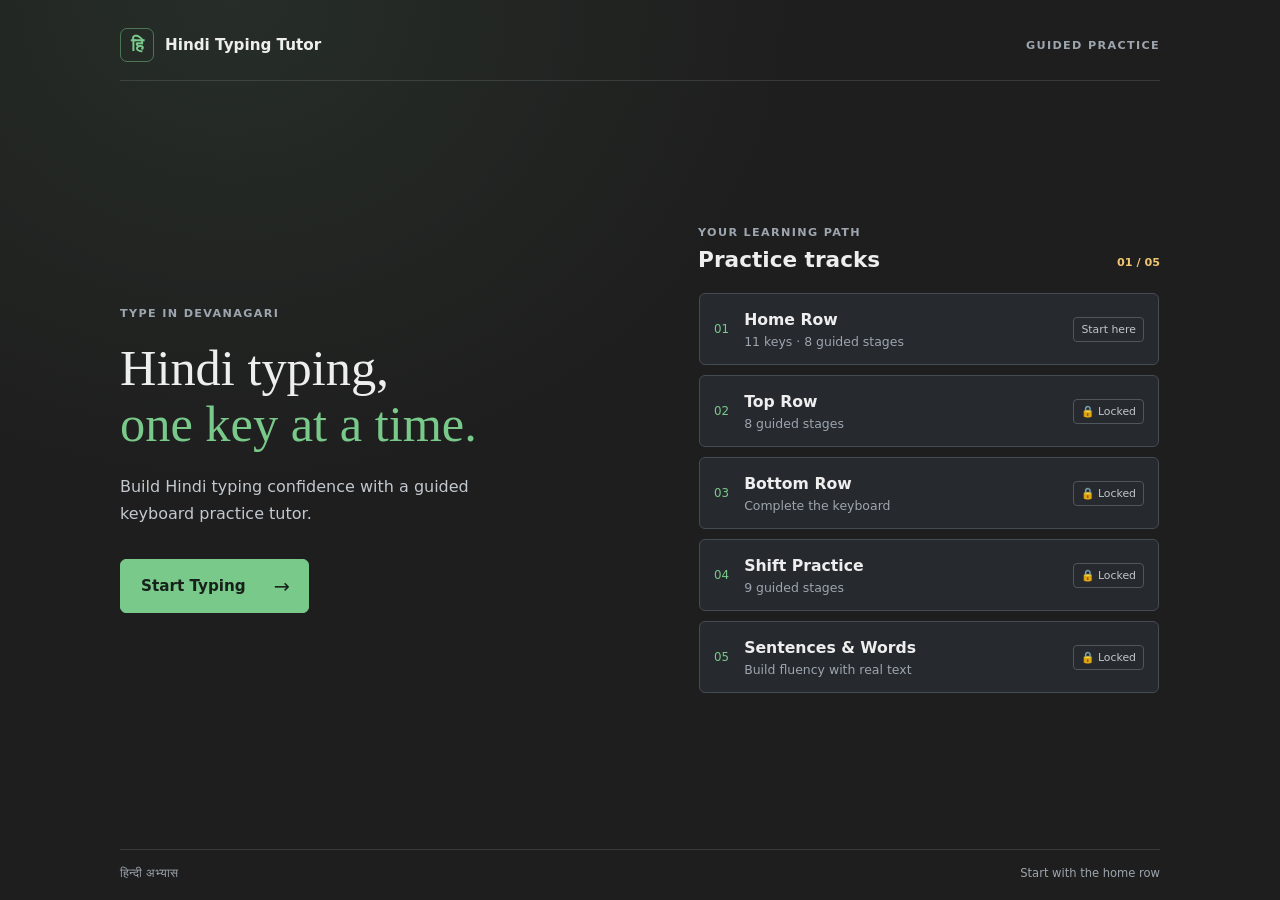
<file: index.html>
<!DOCTYPE html>
<html lang="en">
<head>
  <meta charset="UTF-8" />
  <meta name="viewport" content="width=device-width, initial-scale=1.0" />
  <meta name="theme-color" content="#1e1e1e" />
  <title>Hindi Typing Tutor</title>
  <link rel="icon" href="data:image/svg+xml,<svg xmlns='http://www.w3.org/2000/svg' viewBox='0 0 100 100'><text y='.9em' font-size='90'>⌨️</text></svg>">
  <link rel="stylesheet" href="style.css" />
</head>
<body class="home-page">
  <div class="home-shell">
    <header class="home-header">
      <a class="home-brand" href="index.html" aria-label="Hindi Typing Tutor home">
        <span class="home-brand__mark" aria-hidden="true">हि</span>
        <span>Hindi Typing Tutor</span>
      </a>
      <span class="home-header__track">GUIDED PRACTICE</span>
    </header>

    <main class="home-main">
      <section class="home-intro" aria-labelledby="home-title">
        <p class="home-eyebrow">TYPE IN DEVANAGARI</p>
        <h1 class="home-title" id="home-title">Hindi typing,<br /><span>one key at a time.</span></h1>
        <p class="home-description">Build Hindi typing confidence with a guided keyboard practice tutor.</p>
        <a class="home-cta" id="homeCta" href="lessons.html">
          <span id="homeCtaLabel">Start Typing</span>
          <span class="home-cta__arrow" aria-hidden="true">&#8594;</span>
        </a>
      </section>

      <section class="home-roadmap-section" aria-labelledby="roadmap-title">
        <div class="home-roadmap-heading">
          <div>
            <p class="home-eyebrow">YOUR LEARNING PATH</p>
            <h2 id="roadmap-title">Practice tracks</h2>
          </div>
          <span class="home-roadmap-count">01 / 05</span>
        </div>

        <ol class="home-roadmap">
          <li class="home-track home-track--active">
            <a class="home-track__link" href="lessons.html">
              <span class="home-track__number">01</span>
              <span class="home-track__copy">
                <span class="home-track__title">Home Row</span>
                <span class="home-track__detail">11 keys · 8 guided stages</span>
              </span>
              <span class="home-track__badge" id="homeRowBadge">Start here</span>
            </a>
          </li>
          <li class="home-track home-track--disabled" id="topRowTrack" aria-disabled="true">
            <span class="home-track__number">02</span>
            <span class="home-track__copy">
              <span class="home-track__title">Top Row</span>
              <span class="home-track__detail">8 guided stages</span>
            </span>
            <span class="home-track__badge" id="topRowBadge">Coming soon</span>
          </li>
          <li class="home-track home-track--disabled" id="bottomRowTrack" aria-disabled="true">
            <span class="home-track__number">03</span>
            <span class="home-track__copy">
              <span class="home-track__title">Bottom Row</span>
              <span class="home-track__detail">Complete the keyboard</span>
            </span>
            <span class="home-track__badge" id="bottomRowBadge">Coming soon</span>
          </li>
          <li class="home-track home-track--disabled" id="shiftPracticeTrack" aria-disabled="true">
            <span class="home-track__number">04</span>
            <span class="home-track__copy">
              <span class="home-track__title">Shift Practice</span>
              <span class="home-track__detail">9 guided stages</span>
            </span>
            <span class="home-track__badge" id="shiftPracticeBadge">Coming soon</span>
          </li>
          <li class="home-track home-track--disabled" id="sentencesTrack" aria-disabled="true">
            <span class="home-track__number">05</span>
            <span class="home-track__copy">
              <span class="home-track__title">Sentences &amp; Words</span>
              <span class="home-track__detail">Build fluency with real text</span>
            </span>
            <span class="home-track__badge" id="sentencesBadge">Coming soon</span>
          </li>
        </ol>
      </section>
    </main>

    <footer class="home-footer">
      <span>हिन्दी अभ्यास</span>
      <span>Start with the home row</span>
    </footer>
  </div>

  <script>
    (() => {
      const HOME_ROW_STAGE_RANGE = { start: 0, end: 7 };
      const TOP_ROW_STAGE_RANGE = { start: 8, end: 15 };
      const BOTTOM_ROW_STAGE_RANGE = { start: 16, end: 23 };
      const SHIFT_PRACTICE_STAGE_RANGE = { start: 24, end: 32 };
      const homeCtaLabel = document.getElementById("homeCtaLabel");
      const homeRowBadge = document.getElementById("homeRowBadge");
      const topRowTrack = document.getElementById("topRowTrack");
      const topRowBadge = document.getElementById("topRowBadge");
      const bottomRowTrack = document.getElementById("bottomRowTrack");
      const bottomRowBadge = document.getElementById("bottomRowBadge");
      const shiftPracticeTrack = document.getElementById("shiftPracticeTrack");
      const shiftPracticeBadge = document.getElementById("shiftPracticeBadge");
      const sentencesTrack = document.getElementById("sentencesTrack");
      const sentencesBadge = document.getElementById("sentencesBadge");
      let progress = null;

      try {
        const savedProgress = localStorage.getItem("hindiTutorProgress");
        if (savedProgress) {
          const parsedProgress = JSON.parse(savedProgress);
          if (parsedProgress && typeof parsedProgress === "object") {
            progress = parsedProgress;
          }
        }
      } catch {
        progress = null;
      }

      const currentStageIndex = progress?.currentStageIndex;
      const hasValidStageIndex = Number.isInteger(currentStageIndex)
        && currentStageIndex >= HOME_ROW_STAGE_RANGE.start
        && currentStageIndex <= SHIFT_PRACTICE_STAGE_RANGE.end;
      const isHomeRowStage = hasValidStageIndex
        && currentStageIndex <= HOME_ROW_STAGE_RANGE.end;
      const isTopRowStage = hasValidStageIndex
        && currentStageIndex >= TOP_ROW_STAGE_RANGE.start
        && currentStageIndex <= TOP_ROW_STAGE_RANGE.end;
      const isBottomRowStage = hasValidStageIndex
        && currentStageIndex >= BOTTOM_ROW_STAGE_RANGE.start
        && currentStageIndex <= BOTTOM_ROW_STAGE_RANGE.end;
      const isShiftPracticeStage = hasValidStageIndex
        && currentStageIndex >= SHIFT_PRACTICE_STAGE_RANGE.start
        && currentStageIndex <= SHIFT_PRACTICE_STAGE_RANGE.end;
      const isHomeRowMastered = progress?.isHomeRowMastered === true;
      const isTopRowMastered = progress?.isTopRowMastered === true;
      const isBottomRowMastered = progress?.isBottomRowMastered === true;
      const isShiftPracticeMastered = progress?.isShiftPracticeMastered === true;
      const isSentencePracticeMastered = progress?.isSentencePracticeMastered === true;
      const isSentencePracticeActive = progress?.activePracticeMode === "sentences";
      const isSentencePracticeLocked = !isSentencePracticeMastered && !isSentencePracticeActive;
      const isFullKeyboardMastered = isHomeRowMastered
        && isTopRowMastered
        && isBottomRowMastered
        && isShiftPracticeMastered
        && isSentencePracticeMastered;
      const isTopRowLocked = !isTopRowMastered && !isTopRowStage;
      const isBottomRowLocked = !isBottomRowMastered && !isBottomRowStage;
      const isShiftPracticeLocked = !isShiftPracticeMastered && !isShiftPracticeStage;

      function resetProgressForTrack(firstStageIndex) {
        const progressToSave = progress && typeof progress === "object" && !Array.isArray(progress)
          ? { ...progress }
          : {};
        progressToSave.currentStageIndex = firstStageIndex;
        progressToSave.wordsCompletedInStage = 0;
        if (!Number.isInteger(progressToSave.wordsCompleted) || progressToSave.wordsCompleted < 0) {
          progressToSave.wordsCompleted = 0;
        }
        progressToSave.isHomeRowMastered = progressToSave.isHomeRowMastered === true;
        progressToSave.isTopRowMastered = progressToSave.isTopRowMastered === true;
        progressToSave.isBottomRowMastered = progressToSave.isBottomRowMastered === true;
        progressToSave.isShiftPracticeMastered = progressToSave.isShiftPracticeMastered === true;
        localStorage.setItem("hindiTutorProgress", JSON.stringify(progressToSave));
      }

      function confirmTrackSkip(event, trackName, previousTrackName, firstStageIndex) {
        if (!window.confirm(`Skip ahead to ${trackName}? You haven't completed ${previousTrackName} yet.`)) {
          event.preventDefault();
          return;
        }

        resetProgressForTrack(firstStageIndex);
      }

      function confirmSentencePracticeSkip(event) {
        if (!window.confirm("Skip ahead to Sentences & Words? You haven't completed Shift Practice yet.")) {
          event.preventDefault();
          return;
        }

        const progressToSave = progress && typeof progress === "object" && !Array.isArray(progress)
          ? { ...progress }
          : {};
        progressToSave.activePracticeMode = "sentences";
        localStorage.setItem("hindiTutorProgress", JSON.stringify(progressToSave));
      }

      if (isFullKeyboardMastered) {
        homeCtaLabel.textContent = "Full Keyboard & Sentences Mastered — Practice Again";
      } else if (isSentencePracticeMastered) {
        homeCtaLabel.textContent = "Sentence Practice Mastered — Practice Again";
      } else if (isSentencePracticeActive) {
        homeCtaLabel.textContent = "Continue — Sentence Practice";
      } else if (isShiftPracticeMastered) {
        homeCtaLabel.textContent = "Shift Practice Mastered — Practice Again";
      } else if (isShiftPracticeStage) {
        homeCtaLabel.textContent = `Continue — Shift Practice Stage ${currentStageIndex - SHIFT_PRACTICE_STAGE_RANGE.start + 1}`;
      } else if (isBottomRowMastered) {
        homeCtaLabel.textContent = "Bottom Row Mastered — Practice Again";
      } else if (isBottomRowStage) {
        homeCtaLabel.textContent = `Continue — Bottom Row Stage ${currentStageIndex - BOTTOM_ROW_STAGE_RANGE.start + 1}`;
      } else if (isTopRowMastered) {
        homeCtaLabel.textContent = "Top Row Mastered — Practice Again";
      } else if (isTopRowStage) {
        homeCtaLabel.textContent = `Continue — Top Row Stage ${currentStageIndex - TOP_ROW_STAGE_RANGE.start + 1}`;
      } else if (isHomeRowMastered) {
        homeCtaLabel.textContent = "Home Row Mastered — Practice Again";
      } else if (isHomeRowStage) {
        homeCtaLabel.textContent = `Continue — Stage ${currentStageIndex + 1}`;
      }

      if (isHomeRowMastered) {
        homeRowBadge.textContent = "✓ Completed";
        homeRowBadge.classList.add("home-track__badge--complete");
      } else if (isHomeRowStage && !isHomeRowMastered) {
        homeRowBadge.textContent = "In progress";
      }

      if (isTopRowMastered) {
        topRowBadge.textContent = "✓ Completed";
        topRowBadge.classList.add("home-track__badge--complete");
      } else if (isTopRowStage && !isTopRowMastered) {
        topRowBadge.textContent = "In progress";
      } else {
        topRowBadge.textContent = "🔒 Locked";
      }

      if (isTopRowMastered || isTopRowStage || isTopRowLocked) {
        const topRowLink = document.createElement("a");
        topRowLink.className = "home-track__link";
        topRowLink.href = "lessons.html";
        if (isTopRowLocked) {
          topRowLink.addEventListener("click", (event) => {
            confirmTrackSkip(event, "Top Row", "Home Row", TOP_ROW_STAGE_RANGE.start);
          });
        }
        Array.from(topRowTrack.children).forEach((child) => topRowLink.appendChild(child));
        topRowTrack.appendChild(topRowLink);
        topRowTrack.classList.remove("home-track--disabled");
        topRowTrack.classList.add("home-track--active");
        topRowTrack.removeAttribute("aria-disabled");
      }

      if (isBottomRowMastered) {
        bottomRowBadge.textContent = "✓ Completed";
        bottomRowBadge.classList.add("home-track__badge--complete");
      } else if (isBottomRowStage && !isBottomRowMastered) {
        bottomRowBadge.textContent = "In progress";
      } else {
        bottomRowBadge.textContent = "🔒 Locked";
      }

      if (isBottomRowMastered || isBottomRowStage || isBottomRowLocked) {
        const bottomRowLink = document.createElement("a");
        bottomRowLink.className = "home-track__link";
        bottomRowLink.href = "lessons.html";
        if (isBottomRowLocked) {
          bottomRowLink.addEventListener("click", (event) => {
            confirmTrackSkip(event, "Bottom Row", "Top Row", BOTTOM_ROW_STAGE_RANGE.start);
          });
        }
        Array.from(bottomRowTrack.children).forEach((child) => bottomRowLink.appendChild(child));
        bottomRowTrack.appendChild(bottomRowLink);
        bottomRowTrack.classList.remove("home-track--disabled");
        bottomRowTrack.classList.add("home-track--active");
        bottomRowTrack.removeAttribute("aria-disabled");
      }

      if (isShiftPracticeMastered) {
        shiftPracticeBadge.textContent = "✓ Completed";
        shiftPracticeBadge.classList.add("home-track__badge--complete");
      } else if (isShiftPracticeStage) {
        shiftPracticeBadge.textContent = "In progress";
      } else {
        shiftPracticeBadge.textContent = "🔒 Locked";
      }

      if (isShiftPracticeMastered || isShiftPracticeStage || isShiftPracticeLocked) {
        const shiftPracticeLink = document.createElement("a");
        shiftPracticeLink.className = "home-track__link";
        shiftPracticeLink.href = "lessons.html";
        if (isShiftPracticeLocked) {
          shiftPracticeLink.addEventListener("click", (event) => {
            confirmTrackSkip(event, "Shift Practice", "Bottom Row", SHIFT_PRACTICE_STAGE_RANGE.start);
          });
        }
        Array.from(shiftPracticeTrack.children).forEach((child) => shiftPracticeLink.appendChild(child));
        shiftPracticeTrack.appendChild(shiftPracticeLink);
        shiftPracticeTrack.classList.remove("home-track--disabled");
        shiftPracticeTrack.classList.add("home-track--active");
        shiftPracticeTrack.removeAttribute("aria-disabled");
      }

      if (isSentencePracticeMastered) {
        sentencesBadge.textContent = "✓ Completed";
        sentencesBadge.classList.add("home-track__badge--complete");
      } else if (isSentencePracticeActive) {
        sentencesBadge.textContent = "In progress";
      } else {
        sentencesBadge.textContent = "🔒 Locked";
      }

      if (isSentencePracticeMastered || isSentencePracticeActive || isSentencePracticeLocked) {
        const sentencesLink = document.createElement("a");
        sentencesLink.className = "home-track__link";
        sentencesLink.href = "lessons.html";
        if (!isSentencePracticeMastered && !isSentencePracticeActive) {
          sentencesLink.addEventListener("click", confirmSentencePracticeSkip);
        }
        Array.from(sentencesTrack.children).forEach((child) => sentencesLink.appendChild(child));
        sentencesTrack.appendChild(sentencesLink);
        sentencesTrack.classList.remove("home-track--disabled");
        sentencesTrack.classList.add("home-track--active");
        sentencesTrack.removeAttribute("aria-disabled");
      }
    })();
  </script>
</body>
</html>
</file>
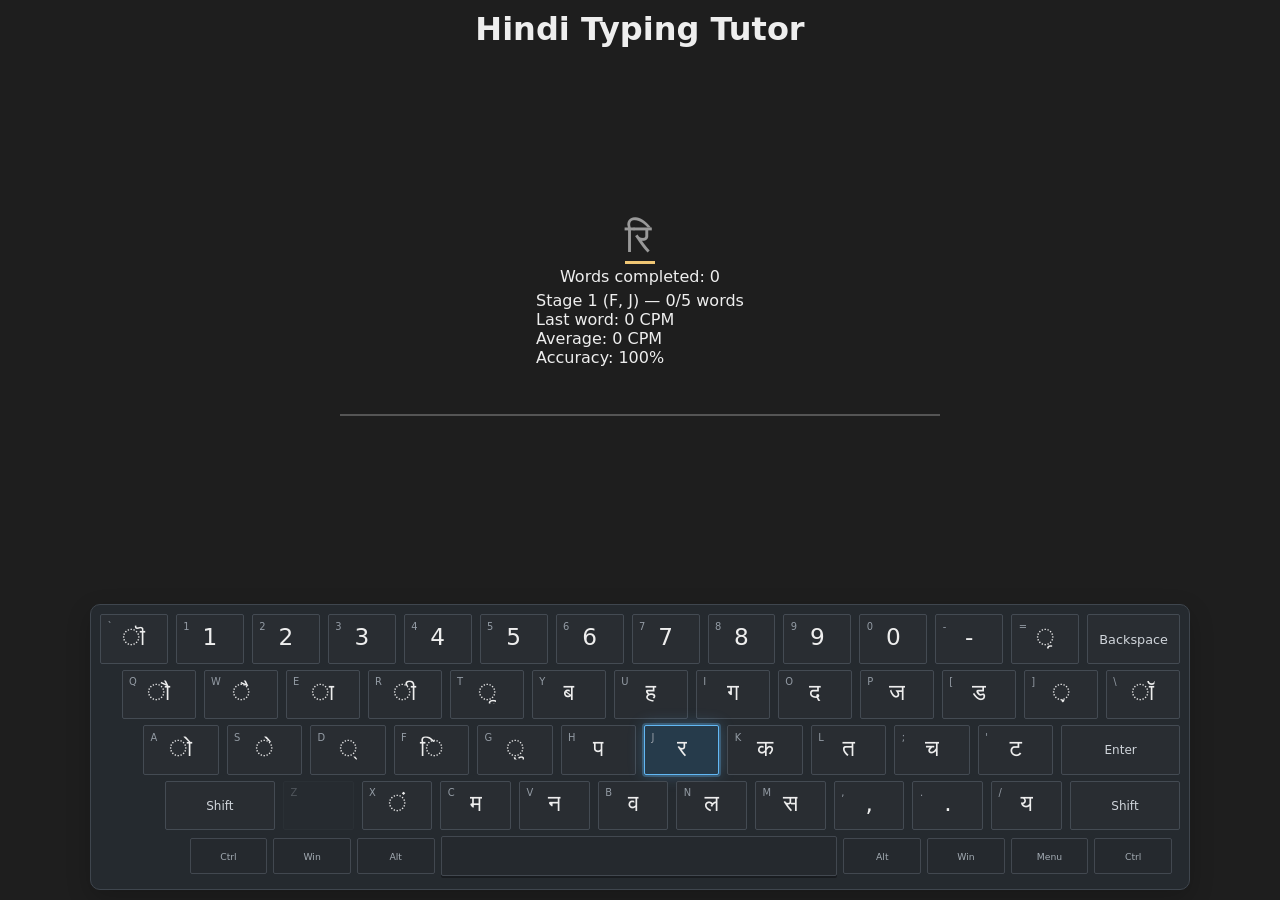
<file: lessons.html>
<!DOCTYPE html>
<html lang="en">
<head>
  <meta charset="UTF-8" />
  <meta name="viewport" content="width=device-width, initial-scale=1.0" />
  <title>Hindi Typing Tutor</title>
  <link rel="icon" href="data:image/svg+xml,<svg xmlns='http://www.w3.org/2000/svg' viewBox='0 0 100 100'><text y='.9em' font-size='90'>⌨️</text></svg>">
  <link rel="stylesheet" href="style.css" />
</head>
<body>

  <header class="app-header">
    <h1>Hindi Typing Tutor</h1>
  </header>

  <main class="typing-area">
    <!-- The prompt text the user needs to type -->
    <div class="prompt-display" id="promptDisplay">
      नमस्ते
    </div>

    <div id="wordsCompletedDisplay">Words completed: 0</div>

    <!-- Where the user's typed input will show -->
    <div class="user-input-display" id="userInputDisplay">
      &nbsp;
    </div>
  </main>

  <div class="keyboard-frame">
    <section class="keyboard" id="keyboard">

    <!-- Vowels (स्वर) -->
    <div class="key-row">
      <div class="key">अ</div><div class="key">आ</div><div class="key">इ</div><div class="key">ई</div>
      <div class="key">उ</div><div class="key">ऊ</div><div class="key">ऋ</div><div class="key">ए</div>
      <div class="key">ऐ</div><div class="key">ओ</div><div class="key">औ</div><div class="key">अं</div><div class="key">अः</div>
    </div>

    <!-- Consonants (व्यंजन), grouped in their traditional rows -->
    <div class="key-row">
      <div class="key">क</div><div class="key">ख</div><div class="key">ग</div><div class="key">घ</div><div class="key">ङ</div>
    </div>
    <div class="key-row">
      <div class="key">च</div><div class="key">छ</div><div class="key">ज</div><div class="key">झ</div><div class="key">ञ</div>
    </div>
    <div class="key-row">
      <div class="key">ट</div><div class="key">ठ</div><div class="key">ड</div><div class="key">ढ</div><div class="key">ण</div>
    </div>
    <div class="key-row">
      <div class="key">त</div><div class="key">थ</div><div class="key">द</div><div class="key">ध</div><div class="key">न</div>
    </div>
    <div class="key-row">
      <div class="key">प</div><div class="key">फ</div><div class="key">ब</div><div class="key">भ</div><div class="key">म</div>
    </div>
    <div class="key-row">
      <div class="key">य</div><div class="key">र</div><div class="key">ल</div><div class="key">व</div>
      <div class="key">श</div><div class="key">ष</div><div class="key">स</div><div class="key">ह</div>
    </div>
    <div class="key-row">
      <div class="key">क्ष</div><div class="key">त्र</div><div class="key">ज्ञ</div>
    </div>

    </section>
  </div>

  <script src="script.js"></script>
  <script>
    (() => {
      const progressStorageKey = "hindiTutorProgress";
      let savedProgress = {};
      let sentenceExercises = [];
      let sentencePracticeIndex = 0;
      let sentencePracticeMastered = false;
      let sentenceTypedText = "";
      let sentencePromptStartTime = null;
      let sentenceIsTransitioning = false;
      let sentenceCorrectChars = 0;
      let sentenceTotalMistakes = 0;
      let sentenceTotalCpm = 0;
      let sentenceCompletedWords = 0;

      try {
        const serializedProgress = localStorage.getItem(progressStorageKey);
        if (serializedProgress) {
          const parsedProgress = JSON.parse(serializedProgress);
          if (parsedProgress && typeof parsedProgress === "object" && !Array.isArray(parsedProgress)) {
            savedProgress = parsedProgress;
          }
        }
      } catch {
        savedProgress = {};
      }

      if (savedProgress.activePracticeMode !== "sentences") {
        return;
      }

      const promptDisplay = document.getElementById("promptDisplay");
      const userInputDisplay = document.getElementById("userInputDisplay");
      const wordsCompletedDisplay = document.getElementById("wordsCompletedDisplay");
      const statsDisplay = document.getElementById("statsDisplay");
      const stageDisplay = statsDisplay?.firstElementChild;
      const completionMessage = document.getElementById("completionMessage");
      const lastCpmDisplay = statsDisplay?.children[4];
      const averageCpmDisplay = statsDisplay?.children[5];
      const accuracyDisplay = statsDisplay?.children[6];

      function showSentenceError(message) {
        if (completionMessage) {
          completionMessage.textContent = message;
        }
      }

      function saveSentenceProgress() {
        const progressToSave = {
          ...savedProgress,
          activePracticeMode: "sentences",
          sentencePracticeIndex,
          isSentencePracticeMastered: sentencePracticeMastered,
          wordsCompleted: sentenceCompletedWords
        };
        localStorage.setItem(progressStorageKey, JSON.stringify(progressToSave));
        savedProgress = progressToSave;
      }

      function updateSentenceStats() {
        const exercise = sentenceExercises[sentencePracticeIndex];
        if (!exercise) {
          return;
        }

        stageDisplay.textContent = `Lesson: ${exercise.lessonTitle} — Exercise ${sentencePracticeIndex + 1} of ${sentenceExercises.length}`;
        wordsCompletedDisplay.textContent = `Words completed: ${sentenceCompletedWords}`;
        lastCpmDisplay.textContent = `Last word: ${lastCpmDisplay.dataset.value || 0} CPM`;
        averageCpmDisplay.textContent = `Average: ${sentenceCompletedWords
          ? Math.round(sentenceTotalCpm / sentenceCompletedWords)
          : 0} CPM`;
        const totalAttempts = sentenceCorrectChars + sentenceTotalMistakes;
        const accuracy = totalAttempts === 0
          ? 100
          : Math.round((sentenceCorrectChars / totalAttempts) * 100);
        accuracyDisplay.textContent = `Accuracy: ${accuracy}%`;
      }

      function renderSentenceState() {
        currentPrompt = sentenceExercises[sentencePracticeIndex].text;
        typedText = sentenceTypedText;
        renderPrompt();
        renderTypingState();
        updateSentenceStats();
      }

      function completeSentenceExercise() {
        if (sentenceIsTransitioning) {
          return;
        }

        sentenceIsTransitioning = true;
        const elapsedSeconds = Math.max((Date.now() - sentencePromptStartTime) / 1000, 0.001);
        const currentCpm = Math.round((currentPrompt.length / elapsedSeconds) * 60);
        sentenceCompletedWords += 1;
        sentenceTotalCpm += currentCpm;
        lastCpmDisplay.dataset.value = currentCpm;

        const isLastExercise = sentencePracticeIndex === sentenceExercises.length - 1;
        if (isLastExercise) {
          sentencePracticeMastered = true;
          sentencePracticeIndex = 0;
          completionMessage.textContent = "All sentence exercises complete!";
        } else {
          sentencePracticeIndex += 1;
          completionMessage.textContent = "Completed!";
        }

        saveSentenceProgress();
        updateSentenceStats();

        setTimeout(() => {
          sentenceTypedText = "";
          sentencePromptStartTime = null;
          renderSentenceState();
          sentenceIsTransitioning = false;
        }, 800);
      }

      function addSentenceCharacter(character) {
        if (sentenceIsTransitioning) {
          return;
        }

        if (sentenceTypedText.length === 0 && sentencePromptStartTime === null) {
          sentencePromptStartTime = Date.now();
        }

        const expectedCharacter = currentPrompt[sentenceTypedText.length];
        if (character === expectedCharacter) {
          sentenceCorrectChars += 1;
        } else {
          sentenceTotalMistakes += 1;
        }

        sentenceTypedText += character;
        renderSentenceState();
        if (sentenceTypedText === currentPrompt) {
          completeSentenceExercise();
        }
      }

      function removeSentenceCharacter() {
        if (sentenceIsTransitioning) {
          return;
        }

        sentenceTypedText = sentenceTypedText.slice(0, -1);
        renderSentenceState();
      }

      function handleSentenceClick(event) {
        if (event.target.closest(".key-spacebar")) {
          event.stopImmediatePropagation();
          addSentenceCharacter(" ");
          return;
        }

        const keyElement = event.target.closest(".inscript-key");
        if (!keyElement) {
          return;
        }

        event.stopImmediatePropagation();
        const keyMapping = INSCRIPT_LAYOUT[keyElement.dataset.code];
        const character = event.shiftKey || keyElement.classList.contains("shift-active")
          ? keyMapping.shifted
          : keyMapping.unshifted;
        if (character !== null) {
          addSentenceCharacter(character);
        }
      }

      function handleSentenceKeydown(event) {
        if (event.ctrlKey || event.altKey || event.metaKey) {
          return;
        }

        if (event.key === " ") {
          event.preventDefault();
          event.stopImmediatePropagation();
          addSentenceCharacter(" ");
          return;
        }

        if (event.key === "Backspace") {
          event.preventDefault();
          event.stopImmediatePropagation();
          removeSentenceCharacter();
          return;
        }

        const keyMapping = INSCRIPT_LAYOUT[event.code];
        if (!keyMapping) {
          return;
        }

        event.preventDefault();
        event.stopImmediatePropagation();
        const character = event.shiftKey ? keyMapping.shifted : keyMapping.unshifted;
        if (character !== null) {
          addSentenceCharacter(character);
        }
      }

      document.addEventListener("click", handleSentenceClick, true);
      document.addEventListener("keydown", handleSentenceKeydown, true);

      fetch("/content/lessons.json")
        .then((response) => {
          if (!response.ok) {
            throw new Error(`Lesson content request failed with status ${response.status}.`);
          }
          return response.json();
        })
        .then((content) => {
          if (!content || !Array.isArray(content.lessons)) {
            throw new Error("Lesson content has an invalid format.");
          }

          sentenceExercises = content.lessons.flatMap((lesson) => (
            Array.isArray(lesson.levels)
              ? lesson.levels.flatMap((level) => (
                Array.isArray(level.exercises)
                  ? level.exercises.map((exercise) => ({
                    ...exercise,
                    lessonTitle: lesson.title
                  }))
                  : []
              ))
              : []
          ));

          if (sentenceExercises.length === 0) {
            throw new Error("No sentence exercises are available.");
          }

          sentencePracticeIndex = Number.isInteger(savedProgress.sentencePracticeIndex)
            && savedProgress.sentencePracticeIndex >= 0
            && savedProgress.sentencePracticeIndex < sentenceExercises.length
            ? savedProgress.sentencePracticeIndex
            : 0;
          sentencePracticeMastered = savedProgress.isSentencePracticeMastered === true;
          sentenceCompletedWords = Number.isInteger(savedProgress.wordsCompleted)
            && savedProgress.wordsCompleted >= 0
            ? savedProgress.wordsCompleted
            : 0;
          renderSentenceState();
        })
        .catch((error) => {
          showSentenceError(`Unable to load sentence practice: ${error.message}`);
        });
    })();
  </script>
</body>
</html>
</file>
<file: style.css>
/* ---- Reset-ish basics ---- */
* {
  box-sizing: border-box;
  margin: 0;
  padding: 0;
}

body {
  font-family: system-ui, sans-serif;
  background: #1e1e1e;
  color: #eee;
  min-height: 100vh;
  display: flex;
  flex-direction: column;
  align-items: center;
  padding: 2rem 1rem;
}

.app-header {
  margin-bottom: 2rem;
}

/* ---- Typing area: this is a flex COLUMN, prompt on top, input below ---- */
.typing-area {
  display: flex;
  flex-direction: column;
  align-items: center;
  gap: 1rem;
  margin-bottom: 3rem;
  width: 100%;
  max-width: 600px;
}

.prompt-display {
  font-size: 3rem;
  letter-spacing: 0.1em;
}

.prompt-display span {
  color: #999;
}

.prompt-display span.correct {
  color: #79c98a;
}

.prompt-display span.incorrect {
  color: #ed7777;
}

.prompt-display span.pending {
  color: #999;
}

.prompt-display span.space-character {
  display: inline;
  white-space: pre;
}

.prompt-display span.space-character.pending {
  background-color: rgba(153, 153, 153, 0.15);
}

.prompt-display span.space-character.correct {
  background-color: rgba(121, 201, 138, 0.35);
}

.prompt-display span.space-character.incorrect {
  background-color: rgba(237, 119, 119, 0.35);
}

.prompt-display span.current-character {
  border-bottom: 3px solid #f0c674;
}

.prompt-display span.prompt-entering {
  animation: prompt-arrival 420ms ease-out both;
}

@keyframes prompt-arrival {
  0%,
  48% {
    opacity: 0.45;
  }

  100% {
    opacity: 1;
  }
}

.user-input-display {
  font-size: 3rem;
  min-height: 4rem;
  border-bottom: 2px solid #555;
  width: 100%;
  text-align: center;
}

#completionMessage {
  min-height: 1.5rem;
  color: #79c98a;
  font-weight: bold;
}
.top-row-mastery-badge {
  border: 1px solid rgba(121, 201, 138, 0.45);
  border-radius: 4px;
  padding: 5px 9px;
  color: #79c98a;
  font-size: 0.85rem;
  font-weight: 600;
}

/* ---- Keyboard: a COLUMN of rows, each row a flex ROW of keys ---- */
.keyboard {
  display: flex;
  flex-direction: column;
  align-items: flex-start;
  gap: 12px;
  width: 100%;
  max-width: 1100px;
  box-sizing: border-box;
  padding: 6px 8px 12px;
}

.key-row {
  display: flex;
  flex-wrap: nowrap;
  justify-content: flex-start;
  gap: clamp(2px, 0.75vw, 8px);
  width: 100%;
  min-width: 0;
  box-sizing: border-box;
}

.key-row:nth-child(2) {
  width: 98%;
  margin-left: 2%;
}

.key-row:nth-child(3) {
  width: 96%;
  margin-left: 4%;
}

.key-row:nth-child(4) {
  width: 94%;
  margin-left: 6%;
}

.key {
  position: relative;
  flex: 1 1 0;
  width: auto;
  min-width: 0;
  height: clamp(44px, 6vw, 70px);
  padding: clamp(3px, 1vw, 8px);
  box-sizing: border-box;
  background: #292d32;
  border: 1px solid #444b53;
  border-radius: 7px;
  display: flex;
  align-items: center;
  justify-content: center;
  overflow: hidden;
  cursor: pointer;
  user-select: none;
  transition: background 0.14s ease, border-color 0.14s ease, transform 0.14s ease;
}

.key-qwerty-label,
.key-phonetic {
  position: absolute;
  line-height: 1;
  white-space: nowrap;
}

.key-qwerty-label {
  top: clamp(3px, 0.5vw, 7px);
  left: clamp(3px, 0.5vw, 7px);
  color: #939ba4;
  font-size: clamp(0.45rem, 1.1vw, 0.62rem);
  font-weight: 500;
}

.key-character {
  position: absolute;
  left: 50%;
  top: 45%;
  transform: translate(-50%, -50%);
  max-width: calc(100% - 8px);
  overflow: hidden;
  white-space: nowrap;
  line-height: 1;
  font-size: clamp(0.6rem, 2.5vw, 1.45rem);
}

.key-phonetic {
  bottom: clamp(4px, 0.65vw, 9px);
  left: 50%;
  transform: translateX(-50%);
  max-width: calc(100% - 8px);
  overflow: hidden;
  color: #9da5ae;
  font-size: clamp(0.45rem, 1.2vw, 0.62rem);
  text-overflow: ellipsis;
}

.key[hidden],
.key-character[hidden],
.key-phonetic[hidden] {
  display: none;
}

.key-unmapped {
  opacity: 0.38;
  border-color: #343a40;
  cursor: not-allowed;
}

.key:hover:not(.key-unmapped) {
  background: #363c43;
  border-color: #69737e;
}

.key-unmapped:hover,
.key-unmapped:active {
  background: #292d32;
  border-color: #343a40;
  transform: none;
}

.key:active:not(.key-unmapped) {
  transform: translateY(1px);
}

.backspace-key {
  flex: 1.5 1 0;
  font-size: clamp(0.5rem, 1.2vw, 0.8rem);
  color: #d0d5db;
}

.key-enter,
.key-shift {
  flex: 1.75 1 0;
  min-width: 0;
  color: #d0d5db;
  font-size: clamp(0.5rem, 1.2vw, 0.75rem);
  cursor: default;
  pointer-events: none;
}

@media (max-width: 480px) {
  .backspace-key {
    color: transparent;
  }

  .backspace-key::after {
    content: "⌫";
    position: absolute;
    color: #d0d5db;
    font-size: clamp(0.6rem, 4vw, 0.9rem);
  }
}

@media (prefers-reduced-motion: reduce) {
  .prompt-display span.prompt-entering {
    animation: none;
  }
}

.home-page {
  --home-bg: #1e1e1e;
  --home-surface: #292d32;
  --home-border: #444b53;
  --home-text: #eee;
  --home-muted: #9da5ae;
  --home-green: #79c98a;
  --home-amber: #f0c674;
  align-items: stretch;
  padding: 0;
  background: radial-gradient(ellipse at 18% 0%, rgba(121, 201, 138, 0.09), transparent 38%), var(--home-bg);
  color: var(--home-text);
}

.home-shell {
  display: flex;
  flex-direction: column;
  width: min(1120px, 100%);
  min-height: 100vh;
  margin: 0 auto;
  padding: 28px 40px 20px;
}

.home-header,
.home-brand,
.home-footer {
  display: flex;
  align-items: center;
}

.home-header {
  justify-content: space-between;
  min-height: 44px;
  border-bottom: 1px solid rgba(157, 165, 174, 0.2);
  padding-bottom: 18px;
}

.home-brand {
  gap: 11px;
  color: var(--home-text);
  font-size: 0.95rem;
  font-weight: 650;
  text-decoration: none;
}

.home-brand__mark {
  display: grid;
  width: 34px;
  aspect-ratio: 1;
  place-items: center;
  border: 1px solid rgba(121, 201, 138, 0.48);
  border-radius: 7px;
  color: var(--home-green);
  font-size: 1.1rem;
}

.home-header__track,
.home-eyebrow,
.home-roadmap-count {
  color: var(--home-muted);
  font-size: 0.7rem;
  font-weight: 650;
}

.home-header__track,
.home-eyebrow {
  letter-spacing: 0.12em;
}

.home-main {
  display: grid;
  grid-template-columns: minmax(0, 1fr) minmax(380px, 0.92fr);
  align-items: center;
  gap: 76px;
  flex: 1;
  padding: 62px 0 72px;
}

.home-intro {
  animation: home-arrive 520ms ease-out both;
}

.home-title {
  margin-top: 20px;
  color: var(--home-text);
  font-family: Georgia, "Noto Serif Devanagari", serif;
  font-size: 3.15rem;
  font-weight: 500;
  line-height: 1.12;
}

.home-title span {
  color: var(--home-green);
}

.home-description {
  max-width: 390px;
  margin-top: 20px;
  color: #c2c8ce;
  font-size: 1rem;
  line-height: 1.7;
}

.home-cta {
  display: inline-flex;
  min-height: 54px;
  align-items: center;
  justify-content: space-between;
  gap: 28px;
  margin-top: 32px;
  border: 1px solid var(--home-green);
  border-radius: 6px;
  padding: 0 18px 0 20px;
  background: var(--home-green);
  color: #17211a;
  font-size: 0.95rem;
  font-weight: 700;
  text-decoration: none;
  transition: background 150ms ease, transform 150ms ease;
}

.home-cta:hover {
  transform: translateY(-2px);
  background: #91d69f;
}

.home-cta:focus-visible,
.home-track__link:focus-visible,
.home-brand:focus-visible {
  outline: 2px solid var(--home-amber);
  outline-offset: 4px;
}

.home-cta__arrow {
  font-size: 1.2rem;
  font-weight: 400;
}

.home-roadmap-section {
  animation: home-arrive 620ms 90ms ease-out both;
}

.home-roadmap-heading {
  display: flex;
  align-items: end;
  justify-content: space-between;
  margin-bottom: 20px;
}

.home-roadmap-heading h2 {
  margin-top: 8px;
  color: var(--home-text);
  font-size: 1.35rem;
  font-weight: 600;
}

.home-roadmap-count {
  padding-bottom: 3px;
  color: var(--home-amber);
  font-variant-numeric: tabular-nums;
}

.home-roadmap {
  display: flex;
  flex-direction: column;
  gap: 8px;
  list-style: none;
}

.home-track {
  min-height: 74px;
  border: 1px solid transparent;
  border-radius: 6px;
  color: var(--home-text);
}

.home-track__link {
  display: flex;
  min-height: 72px;
  align-items: center;
  gap: 15px;
  border: 1px solid var(--home-border);
  border-radius: 6px;
  padding: 12px 14px;
  background: rgba(41, 45, 50, 0.82);
  color: inherit;
  text-decoration: none;
  transition: border-color 150ms ease, background 150ms ease;
}

.home-track--active .home-track__link:hover {
  border-color: var(--home-green);
  background: #30363b;
}

.home-track__number {
  color: var(--home-muted);
  font-size: 0.74rem;
  font-variant-numeric: tabular-nums;
}

.home-track--active .home-track__number {
  color: var(--home-green);
}

.home-track__copy {
  display: flex;
  min-width: 0;
  flex: 1;
  flex-direction: column;
  gap: 5px;
}

.home-track__title {
  overflow-wrap: anywhere;
  font-size: 0.98rem;
  font-weight: 650;
}

.home-track__detail {
  color: var(--home-muted);
  font-size: 0.78rem;
}

.home-track__badge {
  flex-shrink: 0;
  border: 1px solid #50565e;
  border-radius: 4px;
  padding: 5px 7px;
  color: #c1c7cd;
  font-size: 0.68rem;
}

.home-track__badge--complete {
  border-color: rgba(121, 201, 138, 0.45);
  color: var(--home-green);
}

.home-track--disabled {
  display: flex;
  align-items: center;
  gap: 15px;
  border-color: rgba(68, 75, 83, 0.72);
  padding: 12px 14px;
  opacity: 0.48;
}

.home-footer {
  justify-content: space-between;
  border-top: 1px solid rgba(157, 165, 174, 0.2);
  padding-top: 16px;
  color: var(--home-muted);
  font-size: 0.72rem;
}

@keyframes home-arrive {
  from {
    opacity: 0;
    transform: translateY(9px);
  }

  to {
    opacity: 1;
    transform: translateY(0);
  }
}

@media (max-width: 780px) {
  .home-shell {
    padding: 22px 24px 18px;
  }

  .home-main {
    grid-template-columns: minmax(0, 1fr);
    gap: 52px;
    padding: 55px 0;
  }

  .home-title {
    font-size: 2.65rem;
  }
}

@media (max-width: 440px) {
  .home-shell {
    padding-right: 16px;
    padding-left: 16px;
  }

  .home-header__track {
    font-size: 0.6rem;
  }

  .home-title {
    font-size: 2.25rem;
  }

  .home-track__link,
  .home-track--disabled {
    gap: 10px;
    padding-right: 9px;
    padding-left: 9px;
  }

  .home-track__badge {
    max-width: 96px;
    overflow-wrap: anywhere;
    text-align: center;
  }

  .home-footer {
    gap: 12px;
  }
}

@media (prefers-reduced-motion: reduce) {
  .home-intro,
  .home-roadmap-section {
    animation: none;
  }

  .home-cta,
  .home-track__link {
    transition: none;
  }
}

.key.next-key-hint {
  border-color: #62b8f5;
  background: #263b4b;
  box-shadow: 0 0 0 2px rgba(98, 184, 245, 0.28), 0 0 16px rgba(98, 184, 245, 0.32);
}

.key-spacebar-row {
  display: flex;
  width: 100%;
  min-width: 0;
  align-items: center;
  justify-content: center;
  gap: clamp(2px, 0.5vw, 6px);
  padding: 0 8px 4px;
}

.key-spacebar-row::before {
  content: "";
  flex: 0.9 1 0;
  min-width: 0;
}

.key-spacebar {
  flex: 4.7 1 0;
  min-width: 0;
  height: clamp(32px, 4.4vh, 42px);
  border: 1px solid #424850;
  border-radius: 4px;
  background: #25292e;
  box-shadow: 0 2px 0 #191c20;
}

.key-modifier {
  display: grid;
  flex: 0.9 1 0;
  min-width: 0;
  height: clamp(30px, 4vh, 38px);
  place-items: center;
  border: 1px solid #424850;
  border-radius: 4px;
  background: #25292e;
  color: #a3abb3;
  font-size: 0.58rem;
  user-select: none;
}

body:not(.home-page) {
  height: 100vh;
  min-height: 0;
  justify-content: flex-start;
  overflow-x: hidden;
  padding: 10px 12px;
}

body:not(.home-page) .app-header {
  margin-bottom: 0;
}

body:not(.home-page) .typing-area {
  flex: 1 1 auto;
  justify-content: center;
  gap: 5px;
  margin-bottom: 0;
}

body:not(.home-page) .prompt-display {
  font-size: 2.5rem;
}

body:not(.home-page) .user-input-display {
  min-height: 2.75rem;
  font-size: 2rem;
}

body:not(.home-page) #completionMessage {
  min-height: 1rem;
}

body:not(.home-page) .keyboard {
  flex: 0 0 auto;
  gap: 6px;
  width: 100%;
  max-width: none;
  padding: 0;
}

body:not(.home-page) .key {
  height: clamp(40px, 5.5vh, 54px);
  border-radius: 2px;
}

.keyboard-frame {
  display: flex;
  width: min(1100px, 100%);
  flex: 0 0 auto;
  flex-direction: column;
  align-items: stretch;
  border: 1px solid #3f464e;
  border-radius: 10px;
  padding: 9px;
  background: #252a2f;
  box-shadow: 0 8px 24px rgba(0, 0, 0, 0.2);
}

.keyboard-frame .key-spacebar,
.keyboard-frame .key-modifier {
  border-radius: 2px;
}

@media (max-width: 600px) {
  body:not(.home-page) {
    height: auto;
    min-height: 100vh;
    justify-content: flex-start;
    padding: 8px 8px 12px;
  }

  body:not(.home-page) .typing-area {
    flex: 0 0 auto;
    padding: 8px 0;
  }

  body:not(.home-page) .key {
    height: clamp(38px, 8vw, 46px);
  }

  .key-modifier {
    height: clamp(28px, 7vw, 34px);
    font-size: 0.54rem;
  }

  .key-spacebar {
    height: clamp(30px, 8vw, 36px);
  }
}
</file>
